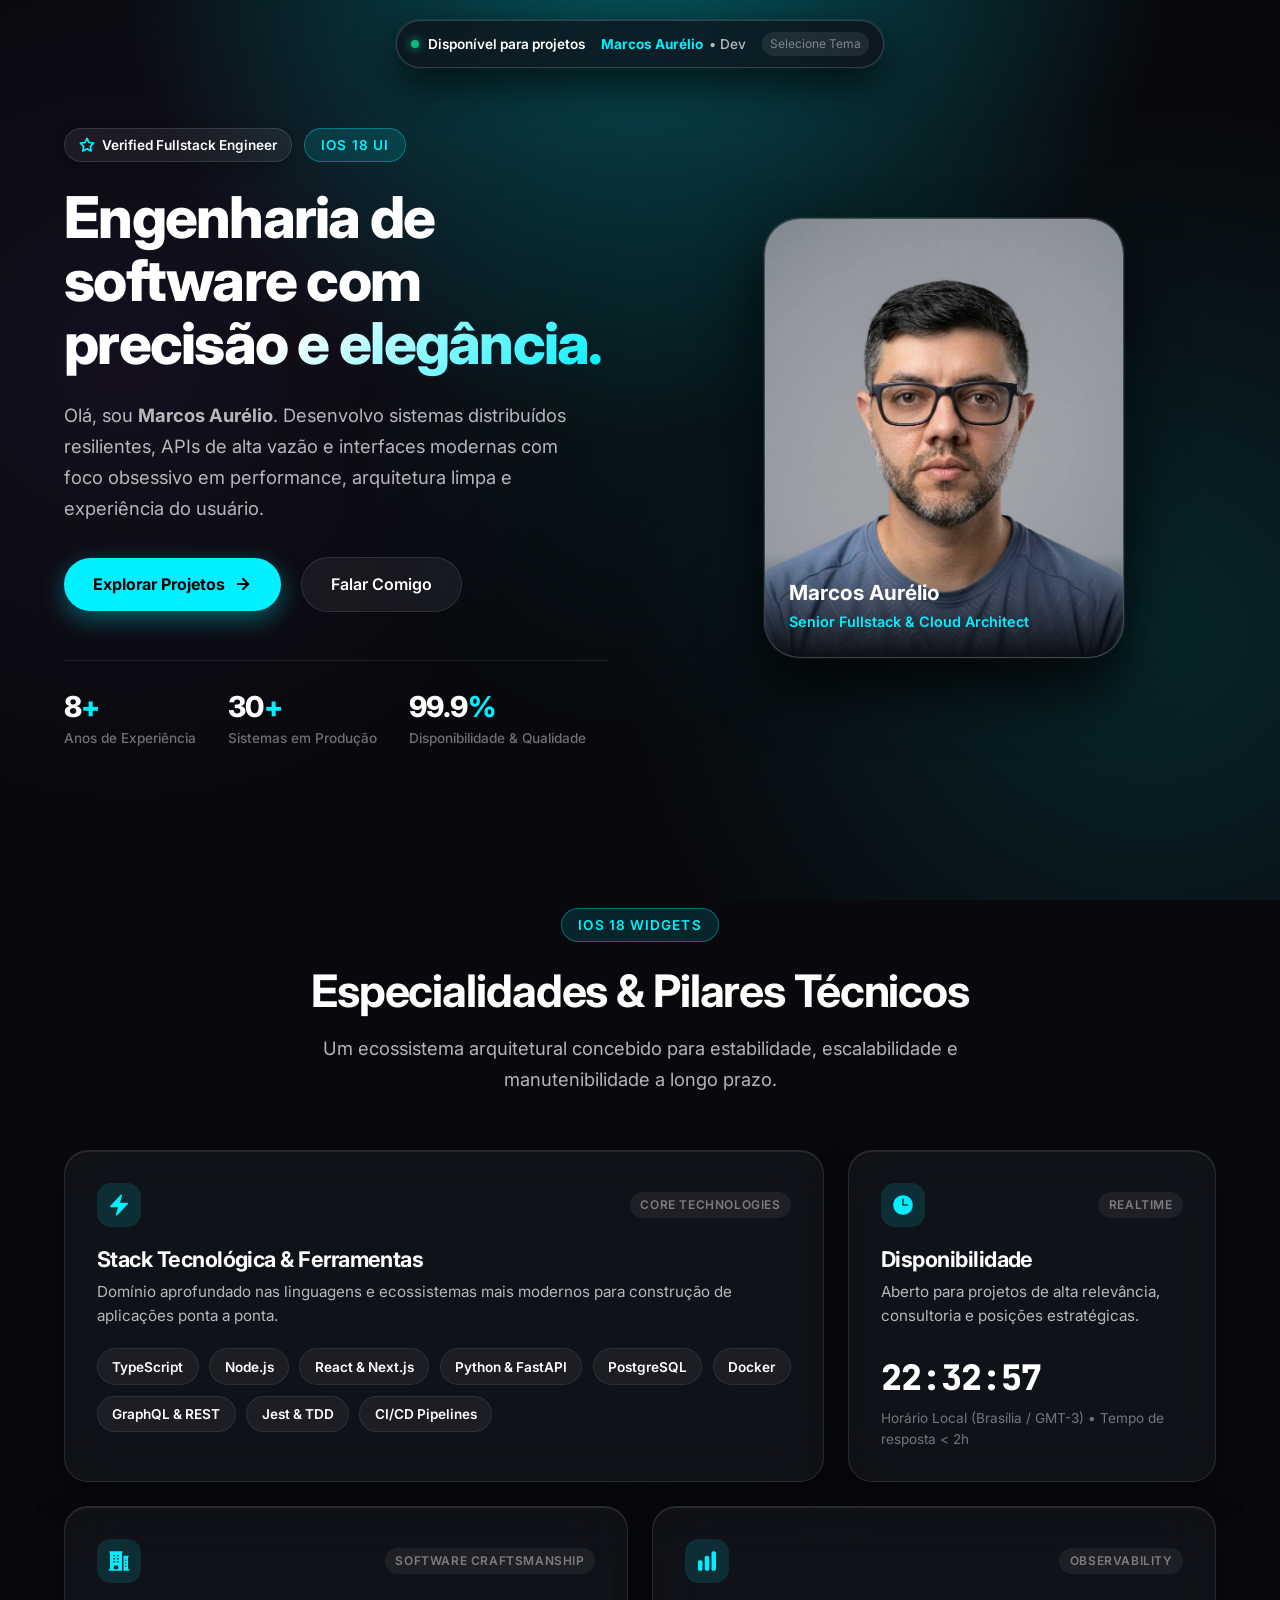
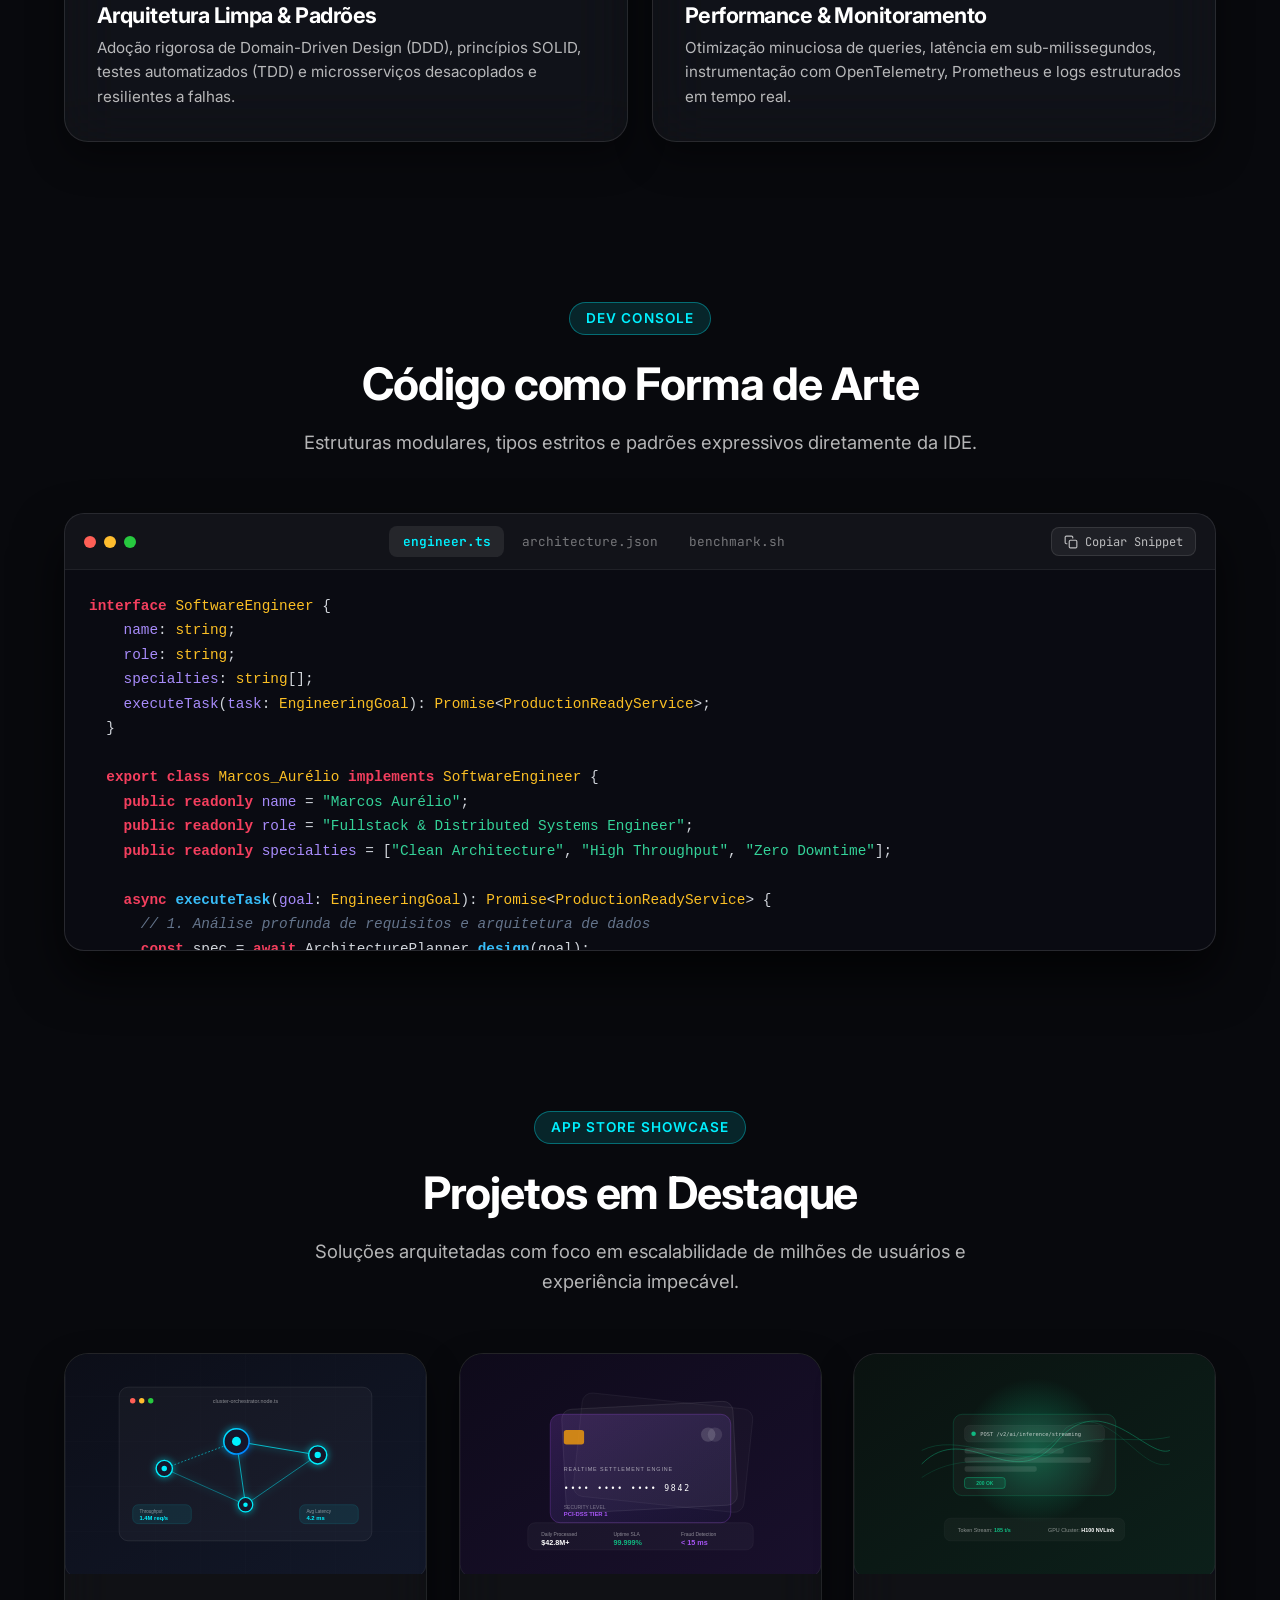
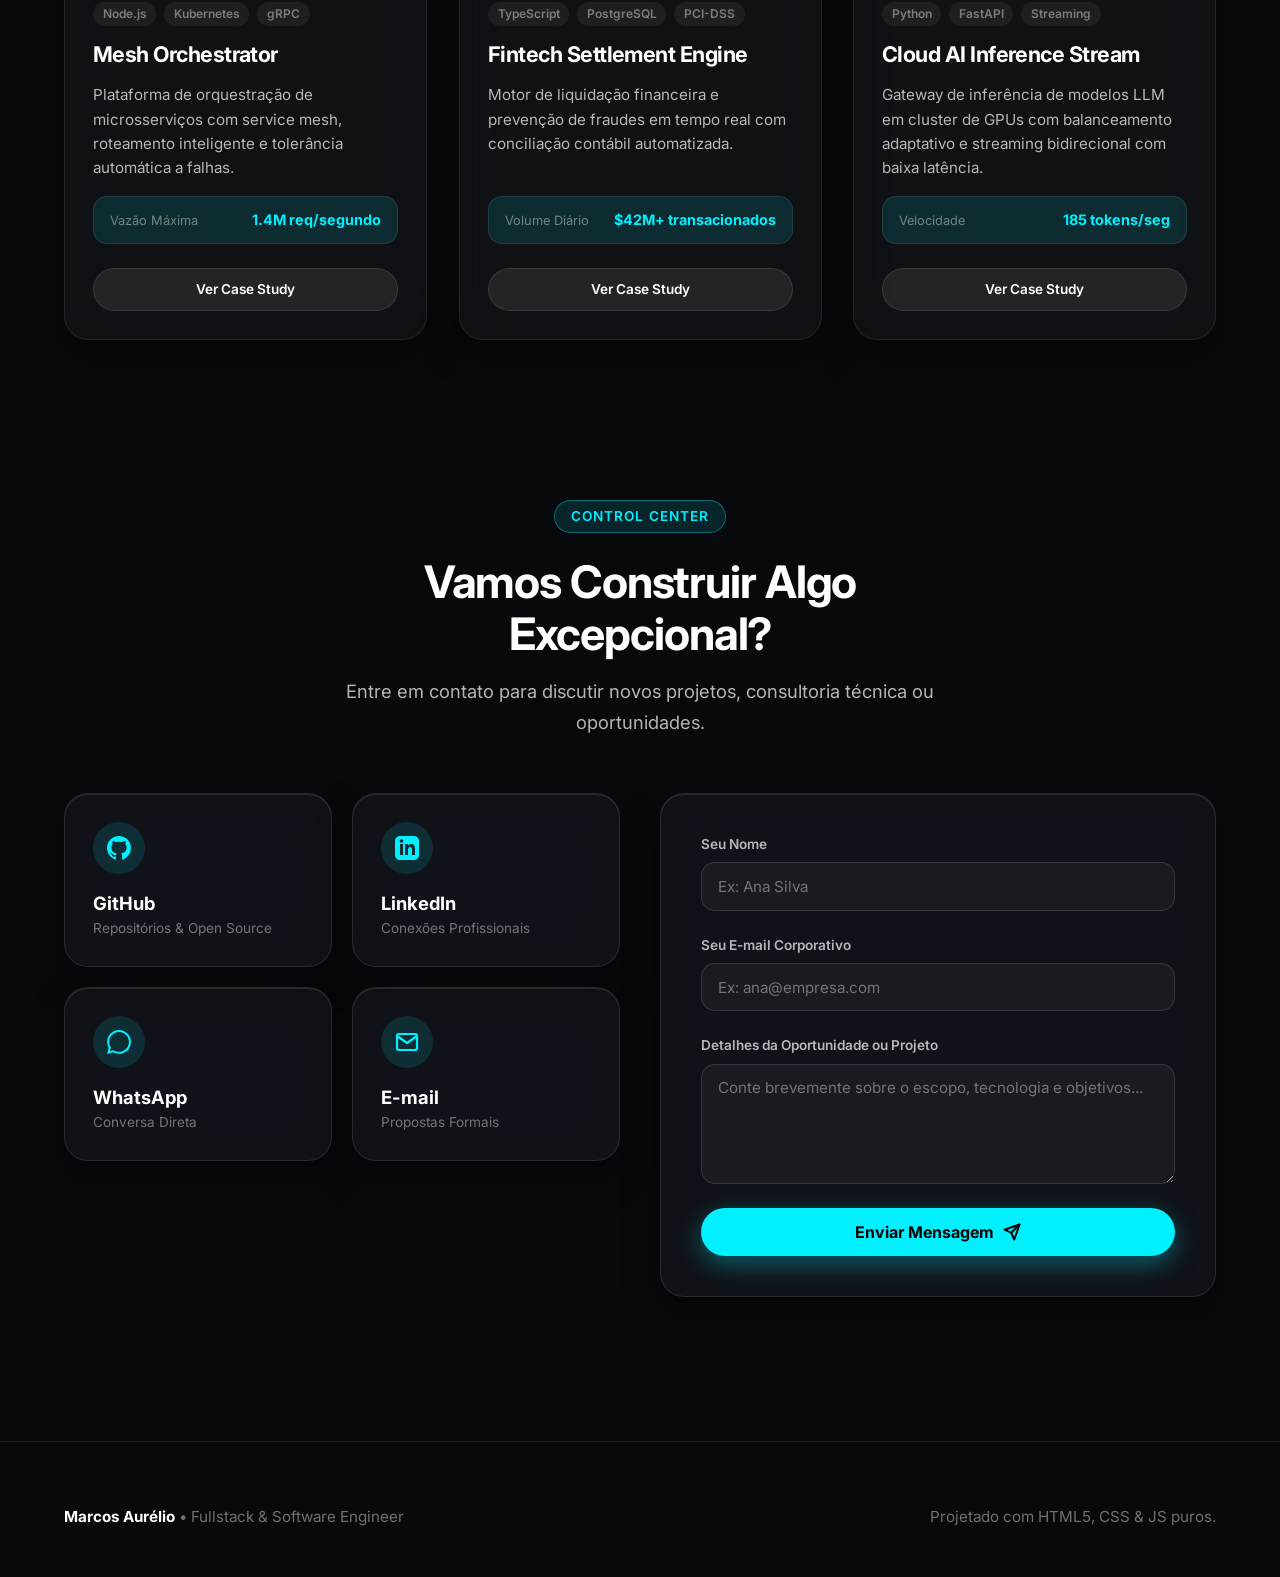
<file: index.html>
<!DOCTYPE html>
<html lang="pt-BR">

<head>
  <meta charset="UTF-8">
  <meta name="viewport" content="width=device-width, initial-scale=1.0">
  <title>Marcos Aurélio | Fullstack & Software Engineer</title>
  <link rel="icon" href="assets/fivicon.svg" type="image/x-icon">
  <meta name="description"
    content="Portfólio profissional de Marco, Fullstack & Software Engineer especializado em arquitetura web moderna, sistemas distribuídos, microsserviços e interfaces fluidas de alto padrão.">
  <meta name="theme-color" content="#08090d">

  <!-- Google Fonts: Inter para tipografia refinada no estilo Apple -->
  <link rel="preconnect" href="https://fonts.googleapis.com">
  <link rel="preconnect" href="https://fonts.gstatic.com" crossorigin>
  <link
    href="https://fonts.googleapis.com/css2?family=Inter:wght@400;500;600;700;800&family=JetBrains+Mono:wght@400;500;600;700&display=swap"
    rel="stylesheet">

  <!-- Folhas de Estilo -->
  <link rel="stylesheet" href="css/variables.css">
  <link rel="stylesheet" href="css/base.css">
  <link rel="stylesheet" href="css/components.css">
  <link rel="stylesheet" href="css/responsive.css">
</head>

<body>

  <!-- Efeito de Brilho Ambiente do Cursor -->
  <div id="ambientGlow" class="ambient-glow" aria-hidden="true"></div>

  <!-- Componente Header (Dynamic Island Apple iOS 18) -->
  <div data-component="components/header.html"></div>

  <!-- Conteúdo Principal Modularizado -->
  <main>
    <!-- Seção Hero -->
    <div data-component="components/hero.html"></div>

    <!-- Seção Bento Widgets -->
    <div data-component="components/bento.html"></div>

    <!-- Seção Terminal macOS -->
    <div data-component="components/terminal.html"></div>

    <!-- Seção Vitrine de Projetos -->
    <div data-component="components/projects.html"></div>

    <!-- Seção Centro de Controle & Contato -->
    <div data-component="components/contact.html"></div>
  </main>

  <!-- Componente Rodapé -->
  <div data-component="components/footer.html"></div>

  <!-- Botão Flutuante Voltar ao Topo -->
  <button id="backToTopBtn" class="back-to-top-btn" aria-label="Voltar ao topo da página">
    <svg width="18" height="18" viewBox="0 0 24 24" fill="none" stroke="currentColor" stroke-width="2.5"
      stroke-linecap="round" stroke-linejoin="round">
      <line x1="12" y1="19" x2="12" y2="5"></line>
      <polyline points="5 12 12 5 19 12"></polyline>
    </svg>
  </button>

  <!-- Scripts -->
  <script src="js/components.js"></script>
  <script src="js/theme.js"></script>
  <script src="js/dynamic-island.js"></script>
  <script src="js/interactive.js"></script>
</body>

</html>
</file>
<file: css/variables.css>
:root {
  /* Fundos OLED Escuros iOS 18 */
  --bg-primary: #08090d;
  --bg-secondary: #0d0f17;
  --bg-mesh-1: rgba(0, 240, 255, 0.08);
  --bg-mesh-2: rgba(168, 85, 247, 0.06);

  /* Superfícies de Vidro Apple */
  --surface-glass: rgba(255, 255, 255, 0.04);
  --surface-glass-card: rgba(255, 255, 255, 0.035);
  --surface-glass-hover: rgba(255, 255, 255, 0.07);
  --surface-glass-active: rgba(255, 255, 255, 0.1);
  --surface-glass-island: rgba(15, 17, 25, 0.75);

  /* Bordas & Realces Especulares */
  --border-hairline: rgba(255, 255, 255, 0.1);
  --border-glass-card: rgba(255, 255, 255, 0.08);
  --border-highlight: rgba(255, 255, 255, 0.22);

  /* Cores de Tipografia */
  --text-primary: #ffffff;
  --text-secondary: rgba(255, 255, 255, 0.7);
  --text-tertiary: rgba(255, 255, 255, 0.42);
  --text-muted: rgba(255, 255, 255, 0.25);

  /* Temas de Cor (Tint) iOS 18 */
  --tint-cyan: #00F0FF;
  --tint-cyan-glow: rgba(0, 240, 255, 0.35);

  --tint-violet: #A855F7;
  --tint-violet-glow: rgba(168, 85, 247, 0.35);

  --tint-emerald: #10B981;
  --tint-emerald-glow: rgba(16, 185, 129, 0.35);

  --tint-orange: #F97316;
  --tint-orange-glow: rgba(249, 115, 22, 0.35);

  --tint-gold: #F59E0B;
  --tint-gold-glow: rgba(245, 158, 11, 0.35);

  /* Tint Ativo Atual (Padrão: Ciano) */
  --tint-color: var(--tint-cyan);
  --tint-glow: var(--tint-cyan-glow);
  --tint-subtle: rgba(0, 240, 255, 0.12);

  /* Tipografia Apple */
  --font-apple: -apple-system, BlinkMacSystemFont, "SF Pro Display", "SF Pro Text", "Inter", "Segoe UI", Roboto, Helvetica, Arial, sans-serif;
  --font-mono: "SF Mono", "JetBrains Mono", Menlo, Monaco, Consolas, "Courier New", monospace;

  /* Squircles & Raios de Borda */
  --radius-pill: 9999px;
  --radius-squircle: 28px;
  --radius-card: 24px;
  --radius-sm: 14px;
  --radius-xs: 8px;

  /* Sombras & Profundidade */
  --shadow-island: 0 20px 40px rgba(0, 0, 0, 0.6), 0 0 0 1px var(--border-hairline);
  --shadow-card: 0 16px 36px rgba(0, 0, 0, 0.4), inset 0 1px 0 rgba(255, 255, 255, 0.1);
  --shadow-card-hover: 0 24px 50px rgba(0, 0, 0, 0.6), 0 0 30px var(--tint-glow), inset 0 1px 0 rgba(255, 255, 255, 0.2);

  /* Temporizadores de Movimento & Spring */
  --spring-bounce: cubic-bezier(0.34, 1.56, 0.64, 1);
  --spring-smooth: cubic-bezier(0.16, 1, 0.3, 1);
  --transition-fast: 0.2s var(--spring-smooth);
  --transition-medium: 0.35s var(--spring-smooth);
  --transition-bounce: 0.5s var(--spring-bounce);
}
</file>
<file: css/base.css>
/* Reset & Configuração Base */
*,
*::before,
*::after {
  box-sizing: border-box;
  margin: 0;
  padding: 0;
  -webkit-font-smoothing: antialiased;
  -moz-osx-font-smoothing: grayscale;
}

html {
  scroll-behavior: smooth;
  font-size: 16px;
  background-color: var(--bg-primary);
  color: var(--text-primary);
  font-family: var(--font-apple);
  overflow-x: hidden;
}

body {
  min-height: 100vh;
  position: relative;
  background-color: var(--bg-primary);
  background-image:
    radial-gradient(circle at 50% -10%, var(--tint-glow), transparent 45%),
    radial-gradient(circle at 10% 40%, rgba(168, 85, 247, 0.08), transparent 35%),
    radial-gradient(circle at 90% 70%, var(--tint-subtle), transparent 40%);
  background-attachment: fixed;
  color: var(--text-primary);
  line-height: 1.5;
}

::selection {
  background: var(--tint-color);
  color: #000000;
}

/* Brilho Seguidor do Cursor Ambiente (Aprimoramento JS Opcional) */
.ambient-glow {
  position: fixed;
  width: 650px;
  height: 650px;
  border-radius: 50%;
  pointer-events: none;
  background: radial-gradient(circle, var(--tint-glow) 0%, transparent 70%);
  opacity: 0.15;
  transform: translate(-50%, -50%);
  z-index: 0;
  transition: opacity 0.5s ease;
  will-change: transform;
}

/* Container de Layout */
.container {
  width: 100%;
  max-width: 1200px;
  margin: 0 auto;
  padding: 0 1.5rem;
  position: relative;
  z-index: 1;
}

/* Utilitário de Superfície Glassmorphism */
.glass-surface {
  background: var(--surface-glass);
  -webkit-backdrop-filter: blur(28px) saturate(180%);
  backdrop-filter: blur(28px) saturate(180%);
  border: 1px solid var(--border-hairline);
  box-shadow: var(--shadow-card);
  transition: all var(--transition-medium);
}

.glass-surface:hover {
  background: var(--surface-glass-hover);
  border-color: var(--border-highlight);
}

/* Utilitários de Tipografia */
h1,
h2,
h3,
h4,
h5,
h6 {
  font-weight: 700;
  letter-spacing: -0.025em;
  color: var(--text-primary);
  line-height: 1.15;
}

h1 {
  font-size: clamp(2.5rem, 5vw, 4.2rem);
}

h2 {
  font-size: clamp(1.8rem, 3.5vw, 2.8rem);
}

h3 {
  font-size: clamp(1.25rem, 2vw, 1.6rem);
}

p {
  color: var(--text-secondary);
  font-size: 1.05rem;
  line-height: 1.65;
}

a {
  color: inherit;
  text-decoration: none;
  transition: color var(--transition-fast);
}

.icon {
  text-align: center;
  width: 1.5rem;
  height: 1.5rem;
}

/* Botões e Elementos Interativos */
button {
  font-family: inherit;
  cursor: pointer;
  border: none;
  background: none;
  outline: none;
}

/* Anel de Foco para Acessibilidade por Teclado */
:focus-visible {
  outline: 2px solid var(--tint-color);
  outline-offset: 3px;
  border-radius: 4px;
}

button:focus-visible,
a:focus-visible {
  outline: 2px solid var(--tint-color);
  outline-offset: 3px;
}

/* Animação do Spinner de Carregamento */
@keyframes spin {
  from {
    transform: rotate(0deg);
  }

  to {
    transform: rotate(360deg);
  }
}

.spin {
  animation: spin 0.8s linear infinite;
}

/* Espaçamento Global das Seções */
section {
  padding: 5rem 0;
  position: relative;
}

/* Cabeçalho de Seção Padrão */
.section-header {
  text-align: center;
  max-width: 680px;
  margin: 0 auto 3.5rem auto;
}

.section-tag {
  display: inline-flex;
  align-items: center;
  gap: 0.5rem;
  padding: 0.35rem 1rem;
  border-radius: var(--radius-pill);
  background: var(--tint-subtle);
  border: 1px solid var(--tint-glow);
  color: var(--tint-color);
  font-size: 0.85rem;
  font-weight: 600;
  text-transform: uppercase;
  letter-spacing: 0.08em;
}

.section-title {
  margin-top: 1.5rem;
  margin-bottom: 1rem;
}

.section-desc {
  color: var(--text-secondary);
  font-size: 1.15rem;
}
</file>
<file: css/components.css>
/* ==========================================================================
   Dynamic Island Apple iOS 18 & Navegação
   ========================================================================== */

.nav-wrapper {
  position: fixed;
  top: 1.25rem;
  left: 0;
  width: 100%;
  display: flex;
  justify-content: center;
  z-index: 1000;
  pointer-events: none;
}

.dynamic-island {
  pointer-events: auto;
  background: var(--surface-glass-island);
  -webkit-backdrop-filter: blur(35px) saturate(210%);
  backdrop-filter: blur(35px) saturate(210%);
  border: 1px solid rgba(255, 255, 255, 0.16);
  box-shadow: 0 16px 40px rgba(0, 0, 0, 0.7), 0 0 0 1px rgba(255, 255, 255, 0.08);
  border-radius: var(--radius-pill);
  min-width: 330px;
  max-width: 90vw;
  height: 48px;
  display: flex;
  align-items: center;
  justify-content: space-between;
  padding: 0 0.85rem;
  cursor: pointer;
  user-select: none;
  transition: all var(--transition-bounce);
  overflow: hidden;
  position: relative;
}

.dynamic-island:hover {
  border-color: var(--border-highlight);
  box-shadow: 0 20px 50px rgba(0, 0, 0, 0.8), 0 0 25px var(--tint-glow);
  transform: translateY(-1px) scale(1.02);
}

/* Conteúdo Recolhido do Island */
.island-compact {
  display: flex;
  align-items: center;
  justify-content: space-between;
  width: 100%;
  gap: 1rem;
}

.island-status {
  display: flex;
  align-items: center;
  gap: 0.6rem;
  font-size: 0.85rem;
  font-weight: 600;
  color: var(--text-primary);
}

.status-dot {
  width: 8px;
  height: 8px;
  border-radius: 50%;
  background-color: #10B981;
  box-shadow: 0 0 10px #10B981;
  animation: pulse 2s infinite ease-in-out;
}

@keyframes pulse {
  0%, 100% { opacity: 1; transform: scale(1); }
  50% { opacity: 0.4; transform: scale(0.85); }
}

.island-brand {
  font-size: 0.85rem;
  color: var(--text-secondary);
  font-weight: 500;
  display: flex;
  align-items: center;
  gap: 0.4rem;
}

.island-brand span {
  color: var(--tint-color);
  font-weight: 700;
}

.island-hint {
  font-size: 0.75rem;
  color: var(--text-tertiary);
  padding: 0.2rem 0.5rem;
  border-radius: var(--radius-pill);
  background: rgba(255, 255, 255, 0.08);
}

/* Estado Expandido do Island */
.dynamic-island.island-expanded {
  height: auto;
  border-radius: 32px;
  padding: 1.5rem;
  min-width: 440px;
  flex-direction: column;
  gap: 1.25rem;
  cursor: default;
}

.island-expanded-content {
  display: none;
  width: 100%;
  flex-direction: column;
  gap: 1.25rem;
}

.dynamic-island.island-expanded .island-compact {
  display: none;
}

.dynamic-island.island-expanded .island-expanded-content {
  display: flex;
}

.island-header {
  display: flex;
  align-items: center;
  justify-content: space-between;
  width: 100%;
  padding-bottom: 0.75rem;
  border-bottom: 1px solid rgba(255, 255, 255, 0.08);
}

.island-title {
  font-size: 0.95rem;
  font-weight: 600;
  color: var(--text-primary);
}

.island-close-btn {
  background: rgba(255, 255, 255, 0.1);
  border-radius: 50%;
  width: 28px;
  height: 28px;
  display: flex;
  align-items: center;
  justify-content: center;
  color: var(--text-secondary);
  font-size: 0.85rem;
  transition: all var(--transition-fast);
}

.island-close-btn:hover {
  background: rgba(255, 255, 255, 0.2);
  color: #fff;
}

/* Seletor de Cor (Tint) Dentro do Island */
.tint-picker {
  display: flex;
  flex-direction: column;
  gap: 0.5rem;
  width: 100%;
}

.tint-label {
  font-size: 0.8rem;
  font-weight: 600;
  color: var(--text-tertiary);
  text-transform: uppercase;
  letter-spacing: 0.05em;
}

.tint-options {
  display: flex;
  align-items: center;
  gap: 0.75rem;
  justify-content: space-between;
}

.tint-btn {
  width: 38px;
  height: 38px;
  border-radius: 50%;
  position: relative;
  transition: transform var(--transition-bounce), box-shadow var(--transition-fast);
  border: 2px solid transparent;
}

.tint-btn:hover {
  transform: scale(1.18);
}

.tint-btn.active {
  transform: scale(1.22);
  border-color: #ffffff;
  box-shadow: 0 0 15px currentColor;
}

.tint-btn[data-tint="cyan"] { background-color: var(--tint-cyan); color: var(--tint-cyan); }
.tint-btn[data-tint="violet"] { background-color: var(--tint-violet); color: var(--tint-violet); }
.tint-btn[data-tint="emerald"] { background-color: var(--tint-emerald); color: var(--tint-emerald); }
.tint-btn[data-tint="orange"] { background-color: var(--tint-orange); color: var(--tint-orange); }
.tint-btn[data-tint="gold"] { background-color: var(--tint-gold); color: var(--tint-gold); }

/* Links de Navegação Rápida do Island */
.island-nav-links {
  display: flex;
  gap: 0.6rem;
  width: 100%;
}

.island-nav-link {
  flex: 1;
  text-align: center;
  padding: 0.55rem 0.5rem;
  border-radius: var(--radius-sm);
  background: rgba(255, 255, 255, 0.06);
  font-size: 0.8rem;
  font-weight: 600;
  color: var(--text-secondary);
  transition: all var(--transition-fast);
}

.island-nav-link:hover {
  background: var(--tint-subtle);
  color: var(--tint-color);
}

/* ==========================================================================
   Seção Hero & Moldura Squircle do Perfil
   ========================================================================== */

.hero-section {
  padding-top: 8rem;
  padding-bottom: 5rem;
  min-height: 85vh;
  display: flex;
  align-items: center;
}

.hero-grid {
  display: grid;
  grid-template-columns: 1fr 1fr;
  gap: 4rem;
  align-items: center;
}

.hero-content {
  display: flex;
  flex-direction: column;
  gap: 1.5rem;
}

.hero-badge-wrap {
  display: flex;
  align-items: center;
  gap: 0.75rem;
}

.hero-verified-badge {
  display: inline-flex;
  align-items: center;
  gap: 0.4rem;
  padding: 0.35rem 0.9rem;
  border-radius: var(--radius-pill);
  background: rgba(255, 255, 255, 0.06);
  border: 1px solid rgba(255, 255, 255, 0.12);
  color: var(--text-primary);
  font-size: 0.85rem;
  font-weight: 600;
  box-shadow: 0 4px 15px rgba(0, 0, 0, 0.3);
}

.hero-verified-badge svg {
  color: var(--tint-color);
  width: 16px;
  height: 16px;
}

.hero-title {
  font-size: clamp(2.4rem, 4.5vw, 3.8rem);
  font-weight: 800;
  line-height: 1.1;
  letter-spacing: -0.03em;
}

.hero-title .text-gradient {
  background: linear-gradient(135deg, #ffffff 40%, var(--tint-color) 100%);
  -webkit-background-clip: text;
  -webkit-text-fill-color: transparent;
}

.hero-subtitle {
  font-size: 1.15rem;
  color: var(--text-secondary);
  line-height: 1.7;
  max-width: 520px;
}

.hero-actions {
  display: flex;
  align-items: center;
  gap: 1.25rem;
  margin-top: 0.5rem;
}

/* Botões Apple */
.btn-apple-primary {
  display: inline-flex;
  align-items: center;
  justify-content: center;
  gap: 0.6rem;
  background: var(--tint-color);
  color: #000000;
  font-weight: 700;
  font-size: 1rem;
  padding: 0.9rem 1.8rem;
  border-radius: var(--radius-pill);
  box-shadow: 0 8px 25px var(--tint-glow);
  transition: all var(--transition-fast);
}

.btn-apple-primary:hover {
  transform: translateY(-2px) scale(1.03);
  box-shadow: 0 12px 35px var(--tint-glow);
}

.btn-apple-glass {
  display: inline-flex;
  align-items: center;
  justify-content: center;
  gap: 0.6rem;
  background: rgba(255, 255, 255, 0.06);
  -webkit-backdrop-filter: blur(20px);
  backdrop-filter: blur(20px);
  border: 1px solid var(--border-hairline);
  color: var(--text-primary);
  font-weight: 600;
  font-size: 1rem;
  padding: 0.9rem 1.8rem;
  border-radius: var(--radius-pill);
  transition: all var(--transition-fast);
}

.btn-apple-glass:hover {
  background: rgba(255, 255, 255, 0.12);
  border-color: var(--border-highlight);
  transform: translateY(-2px);
}

/* Linha de Métricas Rápidas */
.hero-metrics {
  display: flex;
  align-items: center;
  gap: 2rem;
  margin-top: 1.5rem;
  padding-top: 1.5rem;
  border-top: 1px solid rgba(255, 255, 255, 0.08);
}

.metric-item {
  display: flex;
  flex-direction: column;
}

.metric-number {
  font-size: 1.8rem;
  font-weight: 800;
  color: var(--text-primary);
  letter-spacing: -0.02em;
}

.metric-number span {
  color: var(--tint-color);
}

.metric-label {
  font-size: 0.85rem;
  color: var(--text-tertiary);
  font-weight: 500;
}

/* Visual Squircle da Foto de Perfil */
.hero-visual {
  display: flex;
  justify-content: center;
  position: relative;
}

.hero-glow-back {
  position: absolute;
  width: 380px;
  height: 380px;
  border-radius: 50%;
  background: radial-gradient(circle, var(--tint-glow) 0%, transparent 70%);
  filter: blur(40px);
  z-index: 0;
  opacity: 0.8;
  animation: glowFloat 6s ease-in-out infinite alternate;
}

@keyframes glowFloat {
  0% { transform: scale(0.95) translate(0, 0); }
  100% { transform: scale(1.08) translate(10px, -10px); }
}

.hero-portrait-frame {
  position: relative;
  z-index: 1;
  width: 360px;
  height: 440px;
  border-radius: 36px;
  overflow: hidden;
  background: var(--surface-glass);
  -webkit-backdrop-filter: blur(30px);
  backdrop-filter: blur(30px);
  border: 1px solid rgba(255, 255, 255, 0.18);
  box-shadow: 0 30px 60px rgba(0, 0, 0, 0.8), 0 0 0 1px rgba(255, 255, 255, 0.1);
  transition: transform var(--transition-bounce), box-shadow var(--transition-medium);
}

.hero-portrait-frame:hover {
  transform: translateY(-6px) scale(1.02);
  box-shadow: 0 35px 80px rgba(0, 0, 0, 0.9), 0 0 40px var(--tint-glow);
  border-color: var(--border-highlight);
}

.hero-portrait-img {
  width: 100%;
  height: 100%;
  object-fit: cover;
  object-position: center top;
  display: block;
}

.hero-portrait-overlay {
  position: absolute;
  bottom: 0;
  left: 0;
  width: 100%;
  padding: 1.5rem;
  background: linear-gradient(to top, rgba(8, 9, 13, 0.95) 0%, rgba(8, 9, 13, 0) 100%);
  display: flex;
  flex-direction: column;
  gap: 0.2rem;
}

.hero-portrait-name {
  font-size: 1.3rem;
  font-weight: 700;
  color: #ffffff;
}

.hero-portrait-role {
  font-size: 0.9rem;
  color: var(--tint-color);
  font-weight: 600;
}

/* ==========================================================================
   Grade Bento de Widgets iOS 18
   ========================================================================== */

.bento-grid {
  display: grid;
  grid-template-columns: repeat(12, 1fr);
  gap: 1.5rem;
}

.widget-card {
  border-radius: var(--radius-card);
  padding: 2rem;
  position: relative;
  overflow: hidden;
  display: flex;
  flex-direction: column;
}

/* Larguras dos Widgets */
.widget-span-8 { grid-column: span 8; }
.widget-span-4 { grid-column: span 4; }
.widget-span-6 { grid-column: span 6; }
.widget-span-12 { grid-column: span 12; }

.widget-header {
  display: flex;
  align-items: center;
  justify-content: space-between;
  margin-bottom: 1.25rem;
}

.widget-icon-pill {
  width: 44px;
  height: 44px;
  border-radius: var(--radius-sm);
  background: var(--tint-subtle);
  color: var(--tint-color);
  display: flex;
  align-items: center;
  justify-content: center;
  font-size: 1.25rem;
}

.widget-badge {
  font-size: 0.75rem;
  font-weight: 600;
  text-transform: uppercase;
  letter-spacing: 0.05em;
  padding: 0.25rem 0.65rem;
  border-radius: var(--radius-pill);
  background: rgba(255, 255, 255, 0.06);
  color: var(--text-tertiary);
}

.widget-title {
  font-size: 1.35rem;
  font-weight: 700;
  margin-bottom: 0.5rem;
}

.widget-desc {
  font-size: 0.95rem;
  color: var(--text-secondary);
  line-height: 1.6;
}

/* Chips de Stack Tecnológica dentro do Bento */
.tech-pills-wrap {
  display: flex;
  flex-wrap: wrap;
  gap: 0.65rem;
  margin-top: 1.25rem;
}

.tech-pill {
  display: inline-flex;
  align-items: center;
  gap: 0.5rem;
  padding: 0.45rem 0.9rem;
  border-radius: var(--radius-pill);
  background: rgba(255, 255, 255, 0.05);
  border: 1px solid rgba(255, 255, 255, 0.08);
  font-size: 0.85rem;
  font-weight: 600;
  color: var(--text-primary);
  transition: all var(--transition-fast);
}

.tech-pill:hover {
  background: var(--tint-subtle);
  border-color: var(--tint-color);
  color: var(--tint-color);
  transform: translateY(-2px);
}

/* Widget de Relógio / Horário */
.clock-display {
  margin-top: auto;
  padding-top: 1.5rem;
}

.clock-time {
  font-size: 2.2rem;
  font-weight: 800;
  color: var(--text-primary);
  font-family: var(--font-mono);
  letter-spacing: -0.03em;
}

.clock-zone {
  font-size: 0.85rem;
  color: var(--text-tertiary);
  margin-top: 0.2rem;
}

/* ==========================================================================
   Terminal macOS Interativo
   ========================================================================== */

.terminal-window {
  border-radius: 20px;
  background: #0a0b12;
  border: 1px solid rgba(255, 255, 255, 0.12);
  box-shadow: 0 25px 50px rgba(0, 0, 0, 0.7);
  overflow: hidden;
  font-family: var(--font-mono);
}

.terminal-titlebar {
  display: flex;
  align-items: center;
  justify-content: space-between;
  padding: 0.75rem 1.2rem;
  background: rgba(255, 255, 255, 0.03);
  border-bottom: 1px solid rgba(255, 255, 255, 0.06);
}

.terminal-controls {
  display: flex;
  align-items: center;
  gap: 0.5rem;
}

.terminal-dot {
  width: 12px;
  height: 12px;
  border-radius: 50%;
}

.terminal-dot.close { background-color: #FF5F56; }
.terminal-dot.minimize { background-color: #FFBD2E; }
.terminal-dot.expand { background-color: #27C93F; }

.terminal-tabs {
  display: flex;
  align-items: center;
  gap: 0.25rem;
}

.terminal-tab {
  padding: 0.35rem 0.85rem;
  border-radius: var(--radius-xs);
  font-size: 0.8rem;
  color: var(--text-tertiary);
  cursor: pointer;
  transition: all var(--transition-fast);
}

.terminal-tab:hover {
  color: var(--text-primary);
  background: rgba(255, 255, 255, 0.05);
}

.terminal-tab.active {
  color: var(--tint-color);
  background: rgba(255, 255, 255, 0.08);
  font-weight: 600;
}

.terminal-actions {
  display: flex;
  align-items: center;
}

.terminal-copy-btn {
  display: flex;
  align-items: center;
  gap: 0.4rem;
  padding: 0.35rem 0.75rem;
  border-radius: var(--radius-xs);
  background: rgba(255, 255, 255, 0.06);
  border: 1px solid rgba(255, 255, 255, 0.1);
  color: var(--text-secondary);
  font-size: 0.75rem;
  transition: all var(--transition-fast);
}

.terminal-copy-btn:hover {
  background: var(--tint-subtle);
  border-color: var(--tint-color);
  color: var(--tint-color);
}

.terminal-code-body {
  padding: 1.5rem;
  max-height: 380px;
  overflow-y: auto;
  color: #d1d5db;
  font-size: 0.9rem;
  line-height: 1.7;
}

.terminal-code {
  display: none;
}

.terminal-code.active {
  display: block;
}

/* Realce de Sintaxe */
.syn-kw { color: #F43F5E; font-weight: 600; }
.syn-fn { color: #38BDF8; font-weight: 600; }
.syn-str { color: #34D399; }
.syn-com { color: #64748B; font-style: italic; }
.syn-type { color: #FBBF24; }
.syn-prop { color: #A78BFA; }

/* ==========================================================================
   Cartões de Projetos em Destaque (Inclinação 3D & estilo App Store)
   ========================================================================== */

.projects-grid {
  display: grid;
  grid-template-columns: repeat(3, 1fr);
  gap: 2rem;
}

.project-card {
  border-radius: var(--radius-card);
  background: var(--surface-glass-card);
  -webkit-backdrop-filter: blur(25px);
  backdrop-filter: blur(25px);
  border: 1px solid var(--border-glass-card);
  overflow: hidden;
  display: flex;
  flex-direction: column;
  transition: transform var(--transition-bounce), box-shadow var(--transition-fast), border-color var(--transition-fast);
  transform-style: preserve-3d;
  will-change: transform;
}

.project-card:hover {
  transform: translateY(-8px);
  border-color: var(--border-highlight);
  box-shadow: 0 25px 60px rgba(0, 0, 0, 0.7), 0 0 35px var(--tint-glow);
}

.project-media-wrap {
  width: 100%;
  height: 220px;
  overflow: hidden;
  position: relative;
  background: #0d0f17;
}

.project-media-img {
  width: 100%;
  height: 100%;
  object-fit: cover;
  transition: transform 0.6s cubic-bezier(0.16, 1, 0.3, 1);
}

.project-card:hover .project-media-img {
  transform: scale(1.06);
}

.project-body {
  padding: 1.75rem;
  display: flex;
  flex-direction: column;
  flex: 1;
  gap: 1rem;
}

.project-tags {
  display: flex;
  flex-wrap: wrap;
  gap: 0.5rem;
}

.project-tag {
  font-size: 0.75rem;
  font-weight: 600;
  padding: 0.2rem 0.6rem;
  border-radius: var(--radius-pill);
  background: rgba(255, 255, 255, 0.06);
  color: var(--text-tertiary);
}

.project-title {
  font-size: 1.35rem;
  font-weight: 700;
  color: var(--text-primary);
}

.project-desc {
  font-size: 0.95rem;
  color: var(--text-secondary);
  line-height: 1.6;
}

.project-metric-box {
  margin-top: auto;
  padding: 0.75rem 1rem;
  border-radius: var(--radius-sm);
  background: var(--tint-subtle);
  border: 1px solid rgba(255, 255, 255, 0.08);
  display: flex;
  align-items: center;
  justify-content: space-between;
}

.project-metric-label {
  font-size: 0.8rem;
  color: var(--text-tertiary);
}

.project-metric-val {
  font-size: 0.9rem;
  font-weight: 700;
  color: var(--tint-color);
}

.project-links {
  display: flex;
  gap: 0.75rem;
  margin-top: 0.5rem;
}

.project-link-btn {
  flex: 1;
  text-align: center;
  padding: 0.65rem 0.75rem;
  border-radius: var(--radius-pill);
  font-size: 0.85rem;
  font-weight: 600;
  transition: all var(--transition-fast);
}

.project-link-primary {
  background: rgba(255, 255, 255, 0.08);
  color: #fff;
  border: 1px solid var(--border-hairline);
}

.project-link-primary:hover {
  background: var(--tint-color);
  color: #000;
}

/* ==========================================================================
   Seção de Contato - Central de Controle
   ========================================================================== */

.control-center-grid {
  display: grid;
  grid-template-columns: 1fr 1fr;
  gap: 2.5rem;
  align-items: start;
}

.control-buttons-panel {
  display: grid;
  grid-template-columns: repeat(2, 1fr);
  gap: 1.25rem;
}

.control-btn {
  border-radius: var(--radius-card);
  padding: 1.75rem;
  display: flex;
  flex-direction: column;
  gap: 1rem;
  text-align: left;
  position: relative;
  overflow: hidden;
  transition: all var(--transition-fast);
}

.control-btn:hover {
  transform: translateY(-4px) scale(1.02);
  border-color: var(--border-highlight);
  box-shadow: 0 16px 36px rgba(0, 0, 0, 0.5), 0 0 25px var(--tint-glow);
}

.control-icon-circle {
  width: 52px;
  height: 52px;
  border-radius: 50%;
  background: var(--tint-subtle);
  color: var(--tint-color);
  display: flex;
  align-items: center;
  justify-content: center;
  font-size: 1.4rem;
  transition: all var(--transition-bounce);
}

.control-btn:hover .control-icon-circle {
  background: var(--tint-color);
  color: #000000;
  transform: scale(1.1);
}

.control-btn-title {
  font-size: 1.15rem;
  font-weight: 700;
  color: var(--text-primary);
}

.control-btn-subtitle {
  font-size: 0.85rem;
  color: var(--text-tertiary);
}

/* Formulário de Contato Estilo Apple */
.contact-form-glass {
  border-radius: var(--radius-card);
  padding: 2.5rem;
  display: flex;
  flex-direction: column;
  gap: 1.5rem;
}

.form-group {
  display: flex;
  flex-direction: column;
  gap: 0.5rem;
}

.form-label {
  font-size: 0.85rem;
  font-weight: 600;
  color: var(--text-secondary);
}

.form-input, .form-textarea {
  width: 100%;
  background: rgba(255, 255, 255, 0.04);
  border: 1px solid rgba(255, 255, 255, 0.12);
  border-radius: var(--radius-sm);
  padding: 0.85rem 1rem;
  color: var(--text-primary);
  font-family: inherit;
  font-size: 0.95rem;
  transition: all var(--transition-fast);
}

.form-input:focus, .form-textarea:focus {
  outline: none;
  background: rgba(255, 255, 255, 0.08);
  border-color: var(--tint-color);
  box-shadow: 0 0 15px var(--tint-glow);
}

.form-textarea {
  resize: vertical;
  min-height: 120px;
}

/* ==========================================================================
   Notificações Toast & Rodapé
   ========================================================================== */

.toast-container {
  position: fixed;
  bottom: 2rem;
  right: 2rem;
  display: flex;
  flex-direction: column;
  gap: 0.75rem;
  z-index: 2000;
  pointer-events: none;
}

.toast {
  pointer-events: auto;
  padding: 0.85rem 1.4rem;
  border-radius: var(--radius-pill);
  background: rgba(20, 24, 36, 0.9);
  -webkit-backdrop-filter: blur(25px);
  backdrop-filter: blur(25px);
  border: 1px solid var(--tint-color);
  box-shadow: 0 10px 30px rgba(0, 0, 0, 0.7), 0 0 20px var(--tint-glow);
  color: #ffffff;
  font-size: 0.9rem;
  font-weight: 600;
  display: flex;
  align-items: center;
  gap: 0.6rem;
  animation: toastSlideUp 0.35s var(--spring-bounce);
}

@keyframes toastSlideUp {
  from { opacity: 0; transform: translateY(20px) scale(0.9); }
  to { opacity: 1; transform: translateY(0) scale(1); }
}

.site-footer {
  padding: 4rem 0 3rem 0;
  border-top: 1px solid rgba(255, 255, 255, 0.08);
  margin-top: 4rem;
}

.footer-content {
  display: flex;
  align-items: center;
  justify-content: space-between;
}

.footer-brand {
  font-size: 0.95rem;
  color: var(--text-tertiary);
}

.footer-brand strong {
  color: var(--text-primary);
}

/* ==========================================================================
   Botão Flutuante Voltar ao Topo
   ========================================================================== */

.back-to-top-btn {
  position: fixed;
  bottom: 2rem;
  left: 50%;
  transform: translateX(-50%) translateY(120px);
  z-index: 1500;
  display: inline-flex;
  align-items: center;
  gap: 0.5rem;
  padding: 0.7rem 1.5rem;
  border-radius: var(--radius-pill);
  background: rgba(15, 17, 25, 0.85);
  -webkit-backdrop-filter: blur(30px) saturate(180%);
  backdrop-filter: blur(30px) saturate(180%);
  border: 1px solid rgba(255, 255, 255, 0.15);
  box-shadow: 0 12px 30px rgba(0, 0, 0, 0.6);
  color: var(--text-secondary);
  font-size: 0.85rem;
  font-weight: 600;
  font-family: inherit;
  cursor: pointer;
  opacity: 0;
  visibility: hidden;
  transition: all 0.4s var(--spring-smooth);
  pointer-events: none;
}

.back-to-top-btn.visible {
  opacity: 1;
  visibility: visible;
  transform: translateX(-50%) translateY(0);
  pointer-events: auto;
}

.back-to-top-btn:hover {
  background: rgba(15, 17, 25, 0.95);
  border-color: var(--tint-color);
  color: var(--tint-color);
  box-shadow: 0 16px 40px rgba(0, 0, 0, 0.8), 0 0 20px var(--tint-glow);
  transform: translateX(-50%) translateY(-4px);
}
</file>
<file: css/responsive.css>
/* ==========================================================================
   Adaptações Responsivas & Breakpoints
   ========================================================================== */

/* Tablets Grandes & Notebooks Pequenos (<= 1024px) */
@media (max-width: 1024px) {
  .hero-grid {
    grid-template-columns: 1fr;
    gap: 3.5rem;
    text-align: center;
  }

  .hero-content {
    align-items: center;
  }

  .hero-subtitle {
    margin: 0 auto;
  }

  .hero-actions {
    justify-content: center;
  }

  .hero-metrics {
    justify-content: center;
  }

  .bento-grid {
    grid-template-columns: repeat(6, 1fr);
  }

  .widget-span-8 { grid-column: span 6; }
  .widget-span-4 { grid-column: span 6; }
  .widget-span-6 { grid-column: span 6; }

  .projects-grid {
    grid-template-columns: repeat(2, 1fr);
  }

  .control-center-grid {
    grid-template-columns: 1fr;
    gap: 2rem;
  }
}

/* Tablets & Celulares Grandes (<= 768px) */
@media (max-width: 768px) {
  section {
    padding: 3.5rem 0;
  }

  .hero-section {
    padding-top: 6.5rem;
  }

  .dynamic-island {
    min-width: 290px;
    height: 44px;
  }

  .dynamic-island.island-expanded {
    min-width: 90vw;
  }

  .hero-portrait-frame {
    width: 300px;
    height: 380px;
  }

  .projects-grid {
    grid-template-columns: 1fr;
  }

  .control-buttons-panel {
    grid-template-columns: 1fr;
  }

  .footer-content {
    flex-direction: column;
    gap: 1.5rem;
    text-align: center;
  }
}

/* Telas Mobile Pequenas (<= 480px) */
@media (max-width: 480px) {
  .hero-actions {
    flex-direction: column;
    width: 100%;
  }

  .btn-apple-primary, .btn-apple-glass {
    width: 100%;
  }

  .hero-metrics {
    flex-direction: column;
    gap: 1rem;
  }

  .hero-portrait-frame {
    width: 260px;
    height: 330px;
  }

  .bento-grid {
    grid-template-columns: 1fr;
  }

  .widget-span-8, .widget-span-4, .widget-span-6, .widget-span-12 {
    grid-column: span 1;
  }

  .dynamic-island {
    min-width: 260px;
  }

  .terminal-tabs {
    display: none;
  }
}
</file>
